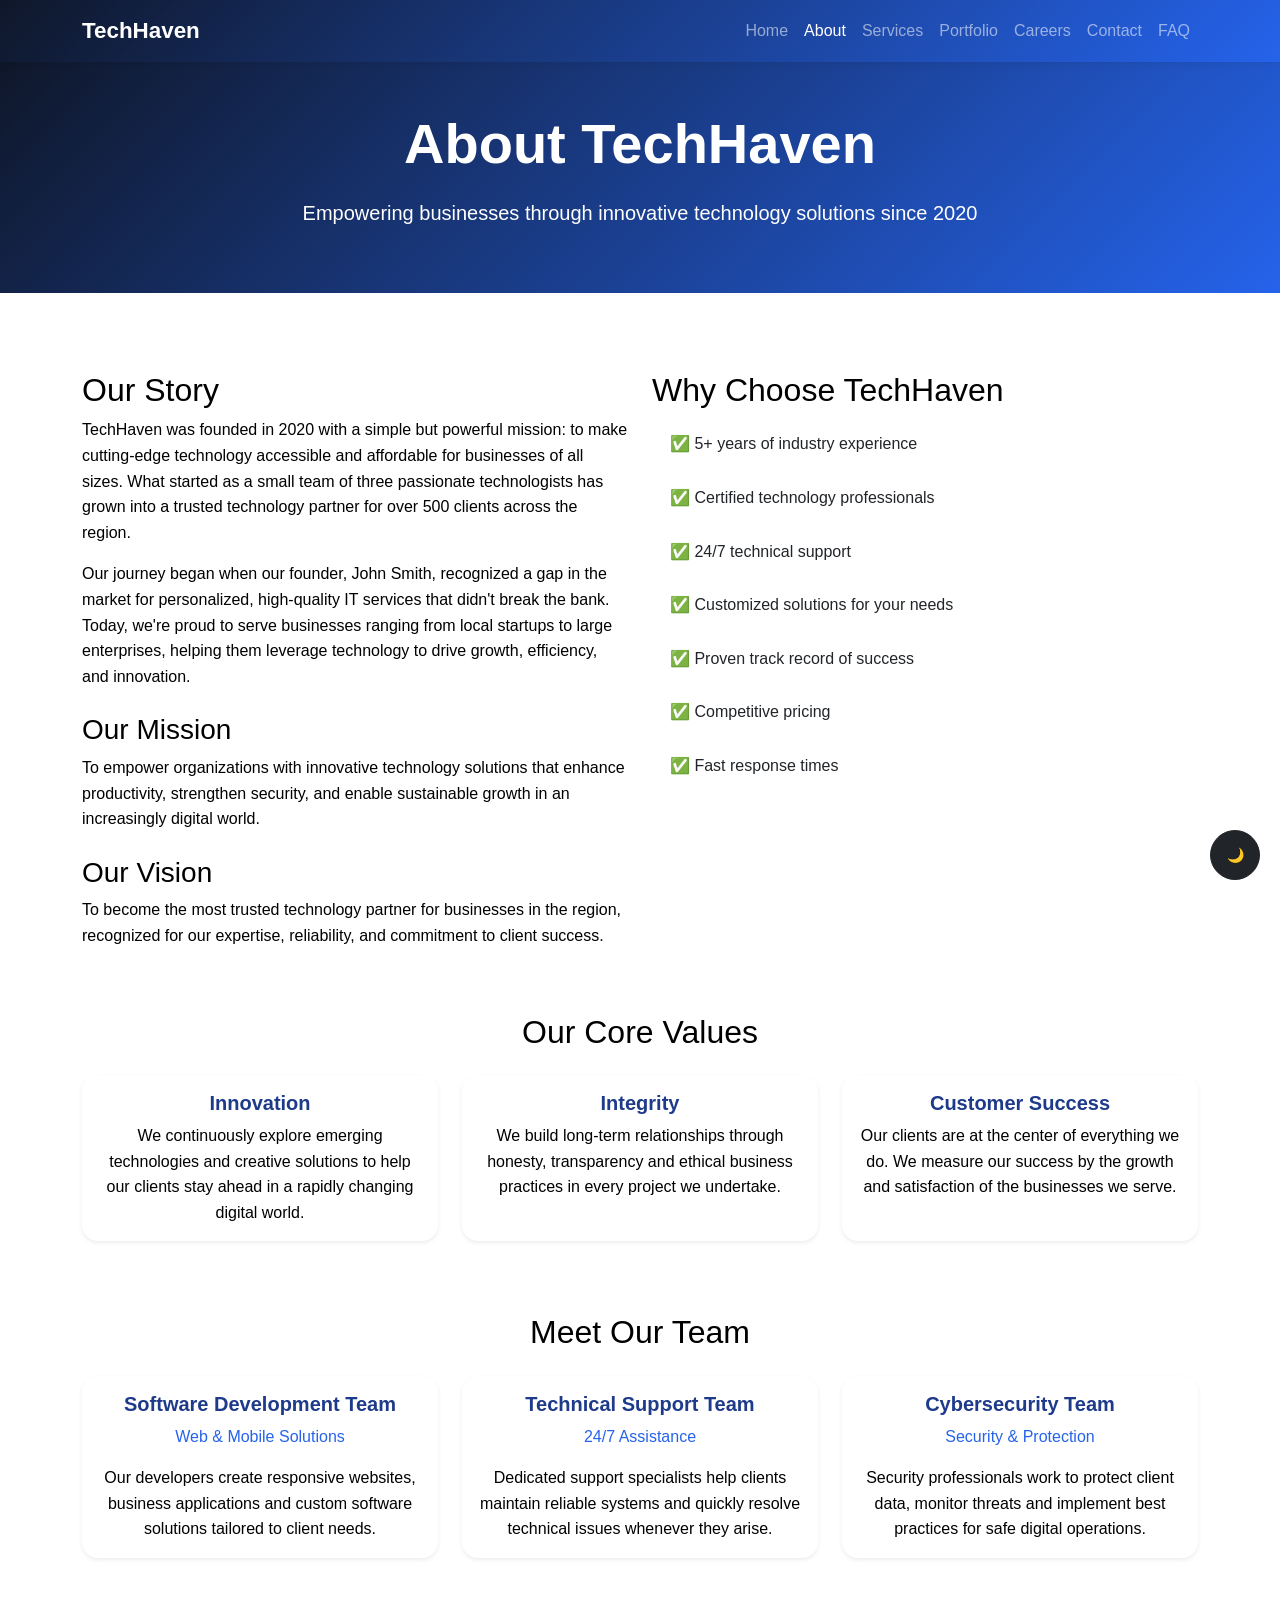
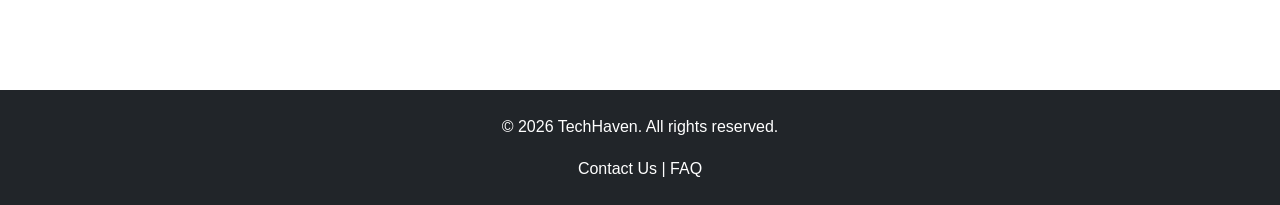
<file: about.html>
<!DOCTYPE html>
<html lang="en">

<head>
    <meta charset="UTF-8" />
    <meta name="viewport" content="width=device-width, initial-scale=1.0" />
    <title>TechHaven - About Us</title>
    <!-- Bootstrap 5 CSS -->
    <link href="https://cdn.jsdelivr.net/npm/bootstrap@5.3.0-alpha1/dist/css/bootstrap.min.css" rel="stylesheet" />
    <!-- Custom CSS -->
    <link rel="stylesheet" href="css/style.css" />
</head>

<body>
    <!-- Navigation -->
    <nav class="navbar navbar-expand-lg navbar-dark bg-primary">
        <div class="container">
            <a class="navbar-brand" href="index.html">TechHaven</a>
            <button class="navbar-toggler" type="button" data-bs-toggle="collapse" data-bs-target="#navbarNav">
                <span class="navbar-toggler-icon"></span>
            </button>
            <div class="collapse navbar-collapse" id="navbarNav">
                <ul class="navbar-nav ms-auto">
                    <li class="nav-item"><a class="nav-link" href="index.html">Home</a></li>
                    <li class="nav-item"><a class="nav-link active" href="about.html">About</a></li>
                    <li class="nav-item"><a class="nav-link" href="services.html">Services</a></li>
                    <li class="nav-item"><a class="nav-link" href="portfolio.html">Portfolio</a></li>
                    <li class="nav-item"><a class="nav-link" href="careers.html">Careers</a></li>
                    <li class="nav-item"><a class="nav-link" href="contact.html">Contact</a></li>
                    <li class="nav-item"><a class="nav-link" href="faq.html">FAQ</a></li>
                </ul>
            </div>
        </div>
    </nav>

    <!-- About Header -->
    <header class="hero bg-primary text-white text-center py-5">
        <div class="container">
            <h1 class="display-4">About TechHaven</h1>
            <p class="lead">Empowering businesses through innovative technology solutions since 2020</p>
        </div>
    </header>

    <!-- About Content -->
    <section class="py-5">
        <div class="container">
            <div class="row">
                <div class="col-lg-6">
                    <h2>Our Story</h2>
                    <p>TechHaven was founded in 2020 with a simple but powerful mission: to make cutting-edge technology
                        accessible and affordable for businesses of all sizes. What started as a small team of three
                        passionate technologists has grown into a trusted technology partner for over 500 clients across
                        the region.</p>
                    <p>Our journey began when our founder, John Smith, recognized a gap in the market for personalized,
                        high-quality IT services that didn't break the bank. Today, we're proud to serve businesses
                        ranging from local startups to large enterprises, helping them leverage technology to drive
                        growth, efficiency, and innovation.</p>

                    <h3 class="mt-4">Our Mission</h3>
                    <p>To empower organizations with innovative technology solutions that enhance productivity,
                        strengthen security, and enable sustainable growth in an increasingly digital world.</p>

                    <h3 class="mt-4">Our Vision</h3>
                    <p>To become the most trusted technology partner for businesses in the region, recognized for our
                        expertise, reliability, and commitment to client success.</p>
                </div>
                <div class="col-lg-6">
                    <h2>Why Choose TechHaven</h2>
                    <ul class="list-group">
                        <li class="list-group-item">✅ 5+ years of industry experience</li>
                        <li class="list-group-item">✅ Certified technology professionals</li>
                        <li class="list-group-item">✅ 24/7 technical support</li>
                        <li class="list-group-item">✅ Customized solutions for your needs</li>
                        <li class="list-group-item">✅ Proven track record of success</li>
                        <li class="list-group-item">✅ Competitive pricing</li>
                        <li class="list-group-item">✅ Fast response times</li>
                    </ul>
                </div>
            </div>

            <!-- Core Values Section -->
            <h2 class="text-center mt-5 mb-4">Our Core Values</h2>

            <div class="row">

                <div class="col-md-4 mb-4">
                    <div class="card shadow-sm h-100">
                        <div class="card-body text-center">
                            <h5 class="card-title">Innovation</h5>
                            <p class="card-text">
                                We continuously explore emerging technologies and creative
                                solutions to help our clients stay ahead in a rapidly
                                changing digital world.
                            </p>
                        </div>
                    </div>
                </div>

                <div class="col-md-4 mb-4">
                    <div class="card shadow-sm h-100">
                        <div class="card-body text-center">
                            <h5 class="card-title">Integrity</h5>
                            <p class="card-text">
                                We build long-term relationships through honesty,
                                transparency and ethical business practices in every
                                project we undertake.
                            </p>
                        </div>
                    </div>
                </div>

                <div class="col-md-4 mb-4">
                    <div class="card shadow-sm h-100">
                        <div class="card-body text-center">
                            <h5 class="card-title">Customer Success</h5>
                            <p class="card-text">
                                Our clients are at the center of everything we do.
                                We measure our success by the growth and satisfaction
                                of the businesses we serve.
                            </p>
                        </div>
                    </div>
                </div>

            </div>

            <!-- Team Section -->
            <h2 class="text-center mt-5 mb-4">Meet Our Team</h2>
            <div class="row">
                <div class="col-md-4 text-center mb-4">
                    <div class="card shadow-sm">
                        <div class="card-body">
                            <h5 class="card-title">Software Development Team</h5>
                            <p class="card-text text-primary">Web & Mobile Solutions</p>
                            <p class="card-text">Our developers create responsive websites, business applications and
                                custom software solutions tailored to client needs.</p>
                        </div>
                    </div>
                </div>
                <div class="col-md-4 text-center mb-4">
                    <div class="card shadow-sm">
                        <div class="card-body">
                            <h5 class="card-title">Technical Support Team</h5>
                            <p class="card-text text-primary">24/7 Assistance</p>
                            <p class="card-text">Dedicated support specialists help clients maintain reliable systems
                                and quickly resolve technical issues whenever they arise.</p>
                        </div>
                    </div>
                </div>
                <div class="col-md-4 text-center mb-4">
                    <div class="card shadow-sm">
                        <div class="card-body">
                            <h5 class="card-title">Cybersecurity Team</h5>
                            <p class="card-text text-primary">Security & Protection</p>
                            <p class="card-text"> Security professionals work to protect client data, monitor threats
                                and implement best practices for safe digital operations.</p>
                        </div>
                    </div>
                </div>
            </div>
        </div>
    </section>

    <!-- Footer -->
    <footer class="bg-dark text-white py-4">
        <div class="container text-center">
            <p>&copy; 2026 TechHaven. All rights reserved.</p>
            <a href="contact.html" class="text-white">Contact Us</a> |
            <a href="faq.html" class="text-white">FAQ</a>
        </div>
    </footer>

    <!-- Bootstrap 5 JavaScript -->
    <script src="https://cdn.jsdelivr.net/npm/bootstrap@5.3.0-alpha1/dist/js/bootstrap.bundle.min.js"></script>
    <script src="js/script.js"></script>
</body>

</html>
</file>
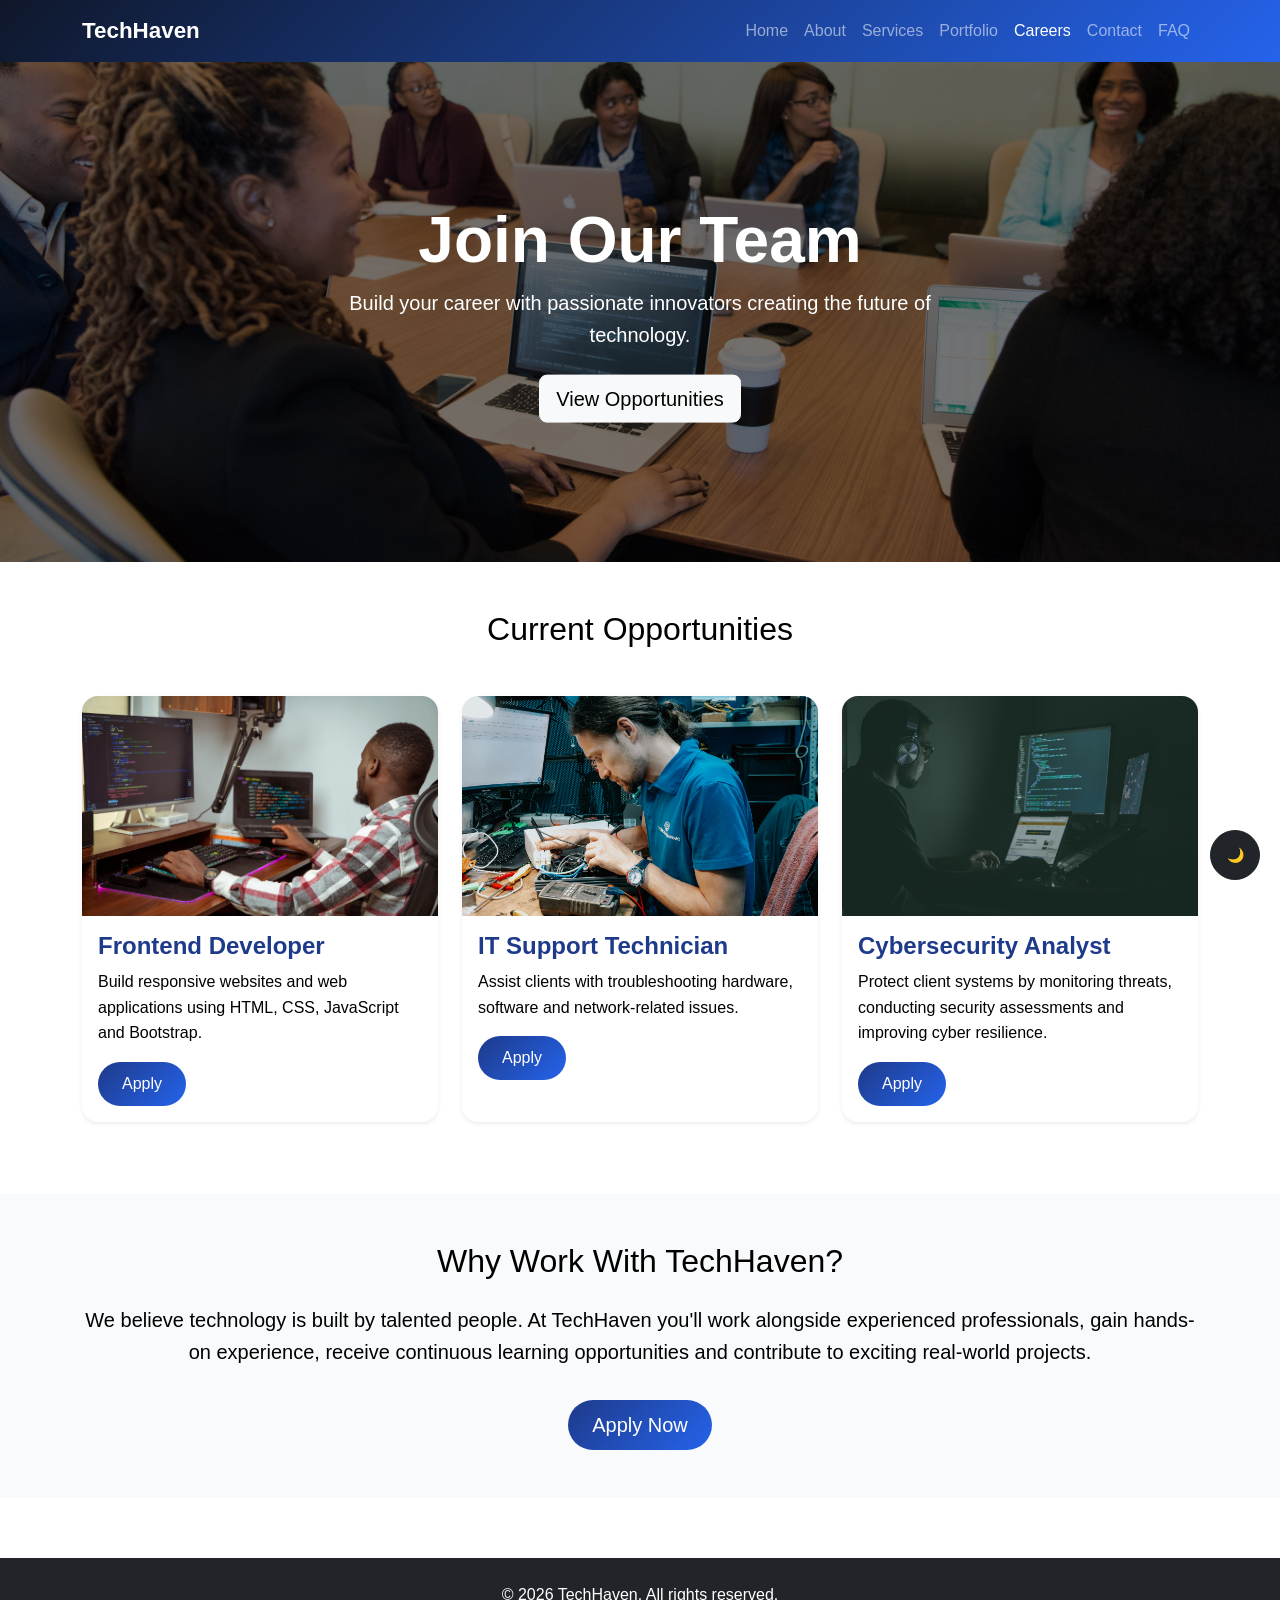
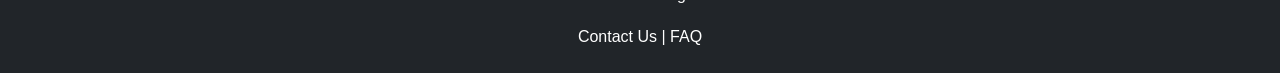
<file: careers.html>
<!DOCTYPE html>
<html lang="en">

<head>
    <meta charset="UTF-8">
    <meta name="viewport" content="width=device-width, initial-scale=1.0">
    <title>TechHaven - Careers</title>

    <!-- Bootstrap CSS -->
    <link href="https://cdn.jsdelivr.net/npm/bootstrap@5.3.0-alpha1/dist/css/bootstrap.min.css" rel="stylesheet">

    <!-- Custom CSS -->
    <link rel="stylesheet" href="css/style.css">
</head>

<body>

    <!-- Navigation -->
    <nav class="navbar navbar-expand-lg navbar-dark bg-primary">
        <div class="container">

            <a class="navbar-brand" href="index.html">TechHaven</a>

            <button class="navbar-toggler" type="button" data-bs-toggle="collapse" data-bs-target="#navbarNav">
                <span class="navbar-toggler-icon"></span>
            </button>

            <div class="collapse navbar-collapse" id="navbarNav">

                <ul class="navbar-nav ms-auto">

                    <li class="nav-item">
                        <a class="nav-link" href="index.html">Home</a>
                    </li>

                    <li class="nav-item">
                        <a class="nav-link" href="about.html">About</a>
                    </li>

                    <li class="nav-item">
                        <a class="nav-link" href="services.html">Services</a>
                    </li>

                    <li class="nav-item">
                        <a class="nav-link" href="portfolio.html">Portfolio</a>
                    </li>

                    <li class="nav-item">
                        <a class="nav-link active" href="careers.html">Careers</a>
                    </li>

                    <li class="nav-item">
                        <a class="nav-link" href="contact.html">Contact</a>
                    </li>

                    <li class="nav-item">
                        <a class="nav-link" href="faq.html">FAQ</a>
                    </li>

                </ul>

            </div>

        </div>
    </nav>

    <!-- Hero Banner -->

    <header class="position-relative">

        <img src="assets/images/careers-banner.jpg" alt="Careers Banner" class="w-100"
            style="height:500px; object-fit:cover; filter:brightness(45%);">

        <div class="position-absolute top-50 start-50 translate-middle text-center text-white">

            <h1 class="display-3 fw-bold">
                Join Our Team
            </h1>

            <p class="lead mb-4">
                Build your career with passionate innovators creating the future of technology.
            </p>

            <a href="#jobs" class="btn btn-light btn-lg">
                View Opportunities
            </a>

        </div>

    </header>

    <!-- Job Opportunities -->

    <section class="py-5" id="jobs">

        <div class="container">

            <h2 class="text-center mb-5">
                Current Opportunities
            </h2>

            <div class="row">

                <!-- Developer -->

                <div class="col-md-4 mb-4">

                    <div class="card shadow-sm h-100">

                        <img src="assets/images/software-developer.jpg" class="card-img-top" alt="Software Developer">

                        <div class="card-body">

                            <h4 class="card-title">
                                Frontend Developer
                            </h4>

                            <p class="card-text">
                                Build responsive websites and web applications
                                using HTML, CSS, JavaScript and Bootstrap.
                            </p>

                            <a href="contact.html" class="btn btn-primary">
                                Apply
                            </a>

                        </div>

                    </div>

                </div>

                <!-- IT Support -->

                <div class="col-md-4 mb-4">

                    <div class="card shadow-sm h-100">

                        <img src="assets/images/it-support-career.jpg" class="card-img-top" alt="IT Support">

                        <div class="card-body">

                            <h4 class="card-title">
                                IT Support Technician
                            </h4>

                            <p class="card-text">
                                Assist clients with troubleshooting hardware,
                                software and network-related issues.
                            </p>

                            <a href="contact.html" class="btn btn-primary">
                                Apply
                            </a>

                        </div>

                    </div>

                </div>

                <!-- Cybersecurity -->

                <div class="col-md-4 mb-4">

                    <div class="card shadow-sm h-100">

                        <img src="assets/images/cybersecurity-career.jpg" class="card-img-top" alt="Cybersecurity">

                        <div class="card-body">

                            <h4 class="card-title">
                                Cybersecurity Analyst
                            </h4>

                            <p class="card-text">
                                Protect client systems by monitoring threats,
                                conducting security assessments and improving
                                cyber resilience.
                            </p>

                            <a href="contact.html" class="btn btn-primary">
                                Apply
                            </a>

                        </div>

                    </div>

                </div>

            </div>

        </div>

    </section>

    <!-- Why Work With Us -->

    <section class="bg-light py-5">

        <div class="container text-center">

            <h2 class="mb-4">
                Why Work With TechHaven?
            </h2>

            <p class="lead">

                We believe technology is built by talented people.
                At TechHaven you'll work alongside experienced professionals,
                gain hands-on experience, receive continuous learning
                opportunities and contribute to exciting real-world projects.

            </p>

            <a href="contact.html" class="btn btn-primary btn-lg mt-3">
                Apply Now
            </a>

        </div>

    </section>

    <!-- Footer -->

    <footer class="bg-dark text-white py-4">

        <div class="container text-center">

            <p>&copy; 2026 TechHaven. All rights reserved.</p>

            <a href="contact.html" class="text-white">
                Contact Us
            </a>

            |

            <a href="faq.html" class="text-white">
                FAQ
            </a>

        </div>

    </footer>

    <!-- Bootstrap JS -->

    <script src="https://cdn.jsdelivr.net/npm/bootstrap@5.3.0-alpha1/dist/js/bootstrap.bundle.min.js"></script>

    <script src="js/script.js"></script>

</body>

</html>
</file>
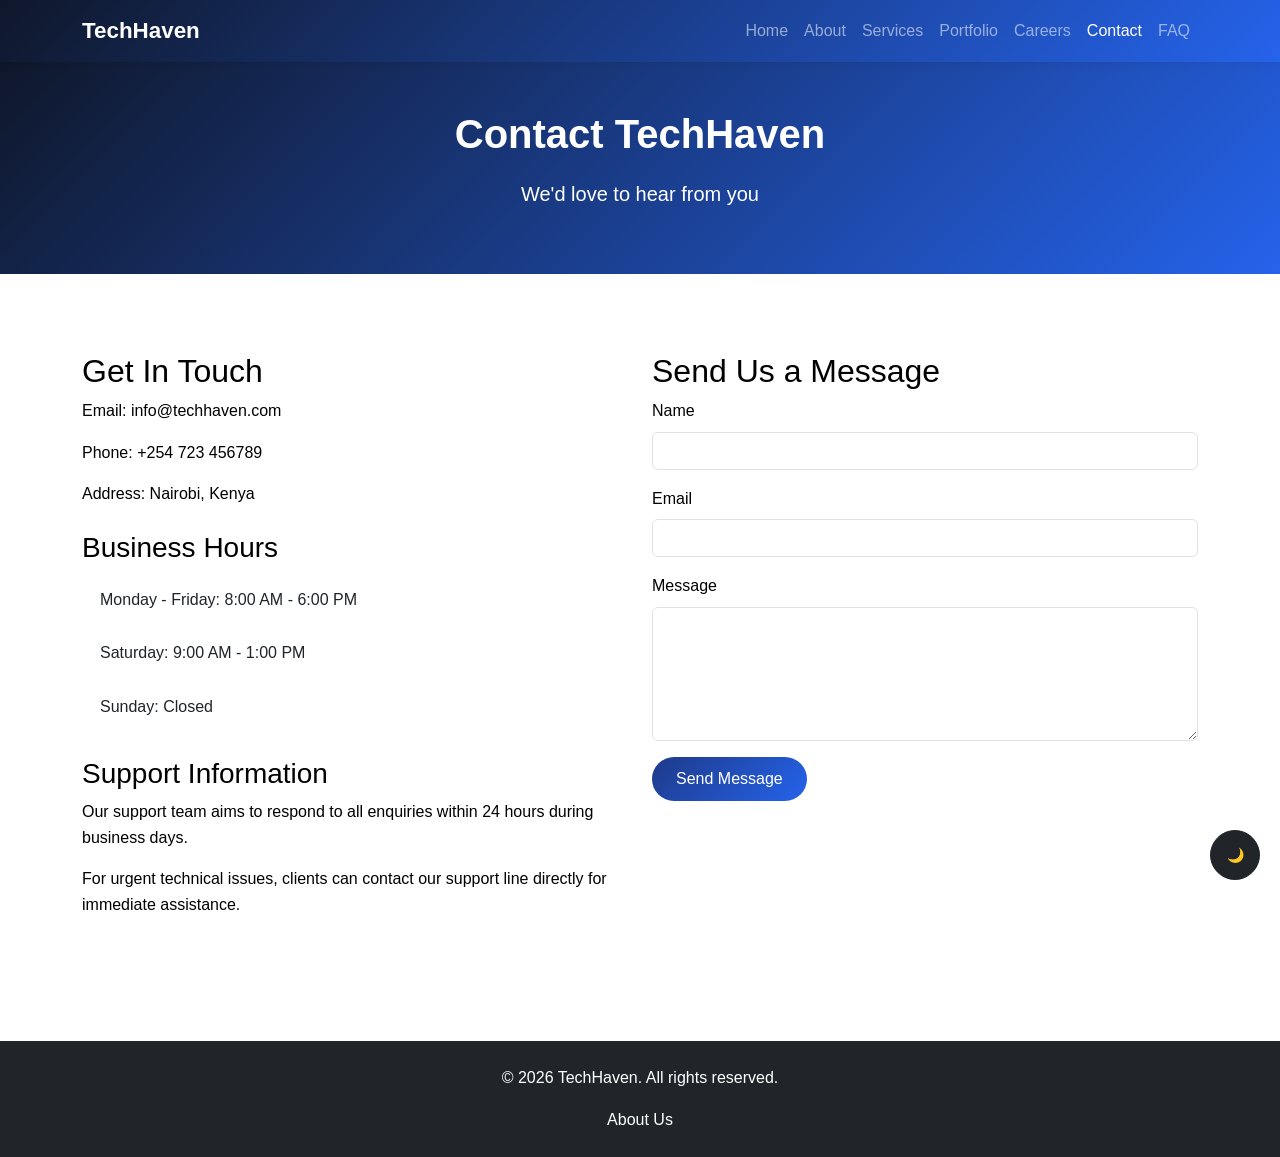
<file: contact.html>
<!DOCTYPE html>
<html lang="en">

<head>
    <meta charset="UTF-8">
    <meta name="viewport" content="width=device-width, initial-scale=1.0">
    <title>TechHaven - Contact</title>

    <!-- Bootstrap CSS -->
    <link href="https://cdn.jsdelivr.net/npm/bootstrap@5.3.0-alpha1/dist/css/bootstrap.min.css" rel="stylesheet">

    <!-- Custom CSS -->
    <link rel="stylesheet" href="css/style.css">
</head>

<body>

    <!-- Navigation -->
    <nav class="navbar navbar-expand-lg navbar-dark bg-primary">
        <div class="container">
            <a class="navbar-brand" href="index.html">TechHaven</a>

            <button class="navbar-toggler" type="button" data-bs-toggle="collapse" data-bs-target="#navbarNav">
                <span class="navbar-toggler-icon"></span>
            </button>

            <div class="collapse navbar-collapse" id="navbarNav">
                <ul class="navbar-nav ms-auto">

                    <li class="nav-item">
                        <a class="nav-link" href="index.html">Home</a>
                    </li>

                    <li class="nav-item">
                        <a class="nav-link" href="about.html">About</a>
                    </li>

                    <li class="nav-item">
                        <a class="nav-link" href="services.html">Services</a>
                    </li>

                    <li class="nav-item">
                        <a class="nav-link" href="portfolio.html">Portfolio</a>
                    </li>

                    <li class="nav-item">
                        <a class="nav-link" href="careers.html">Careers</a>
                    </li>

                    <li class="nav-item">
                        <a class="nav-link active" href="contact.html">Contact</a>
                    </li>

                    <li class="nav-item">
                        <a class="nav-link" href="faq.html">FAQ</a>
                    </li>

                </ul>
            </div>
        </div>
    </nav>

    <!-- Header -->
    <header class="hero bg-primary text-white text-center py-5">
        <div class="container">
            <h1>Contact TechHaven</h1>
            <p class="lead">We'd love to hear from you</p>
        </div>
    </header>

    <!-- Contact Section -->
    <section class="py-5">
        <div class="container">

            <div class="row">

                <div class="col-md-6">
                    <h2>Get In Touch</h2>

                    <p>Email: info@techhaven.com</p>

                    <p>Phone: +254 723 456789</p>

                    <p>Address: Nairobi, Kenya</p>

                    <h3 class="mt-4">Business Hours</h3>

                    <ul class="list-group mb-4">
                        <li class="list-group-item">Monday - Friday: 8:00 AM - 6:00 PM</li>
                        <li class="list-group-item">Saturday: 9:00 AM - 1:00 PM</li>
                        <li class="list-group-item">Sunday: Closed</li>
                    </ul>

                    <h3>Support Information</h3>

                    <p>
                        Our support team aims to respond to all enquiries within
                        24 hours during business days.
                    </p>

                    <p>
                        For urgent technical issues, clients can contact our
                        support line directly for immediate assistance.
                    </p>
                </div>

                <div class="col-md-6">

                    <h2>Send Us a Message</h2>

                    <form id="contactForm">

                        <div class="mb-3">
                            <label class="form-label">Name</label>
                            <input type="text" class="form-control" id="name">
                        </div>

                        <div class="mb-3">
                            <label class="form-label">Email</label>
                            <input type="email" class="form-control" id="email">
                        </div>

                        <div class="mb-3">
                            <label class="form-label">Message</label>
                            <textarea class="form-control" rows="5" id="message"></textarea>
                        </div>

                        <div id="formMessage" class="mb-3"></div>

                        <button type="submit" class="btn btn-primary">
                            Send Message
                        </button>

                    </form>

                </div>

            </div>

        </div>
    </section>

    <!-- Footer -->
    <footer class="bg-dark text-white py-4">
        <div class="container text-center">
            <p>&copy; 2026 TechHaven. All rights reserved.</p>
            <a href="about.html" class="text-white">About Us</a>
        </div>
    </footer>

    <!-- Bootstrap JS -->
    <script src="https://cdn.jsdelivr.net/npm/bootstrap@5.3.0-alpha1/dist/js/bootstrap.bundle.min.js"></script>
    <!-- Custom JavaScript -->
    <script src="js/script.js"></script>

    <!-- Form Validation -->
    <script>
        document.getElementById("contactForm").addEventListener("submit", function (event) {

            event.preventDefault();

            let name = document.getElementById("name").value.trim();
            let email = document.getElementById("email").value.trim();
            let message = document.getElementById("message").value.trim();

            let formMessage = document.getElementById("formMessage");

            if (name === "" || email === "" || message === "") {
                formMessage.innerHTML =
                    "<div class='alert alert-danger'>Please fill in all fields.</div>";
                return;
            }

            formMessage.innerHTML =
                "<div class='alert alert-success'>Message sent successfully!</div>";

            document.getElementById("contactForm").reset();
        });
    </script>

</body>

</html>
</file>
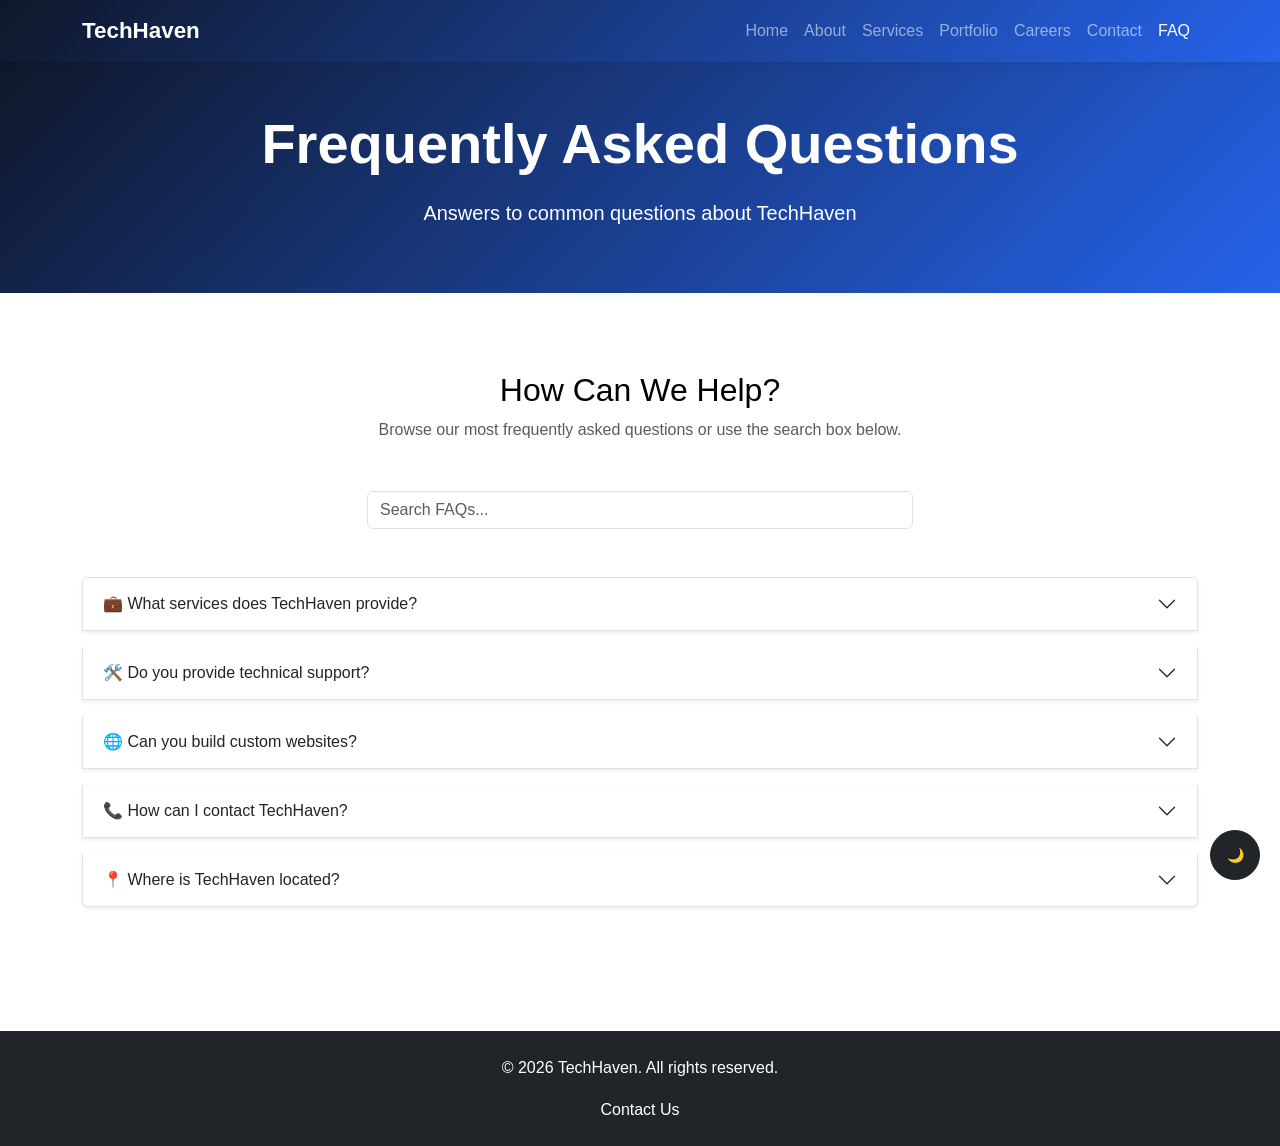
<file: faq.html>
<!DOCTYPE html>
<html lang="en">

<head>
    <meta charset="UTF-8" />
    <meta name="viewport" content="width=device-width, initial-scale=1.0" />
    <title>TechHaven - FAQ</title>

    <!-- Bootstrap 5 CSS -->
    <link href="https://cdn.jsdelivr.net/npm/bootstrap@5.3.0-alpha1/dist/css/bootstrap.min.css" rel="stylesheet" />

    <!-- Custom CSS -->
    <link rel="stylesheet" href="css/style.css" />
</head>

<body>

    <!-- Navigation -->
    <nav class="navbar navbar-expand-lg navbar-dark bg-primary">
        <div class="container">
            <a class="navbar-brand" href="index.html">TechHaven</a>

            <button class="navbar-toggler" type="button" data-bs-toggle="collapse" data-bs-target="#navbarNav">
                <span class="navbar-toggler-icon"></span>
            </button>

            <div class="collapse navbar-collapse" id="navbarNav">
                <ul class="navbar-nav ms-auto">
                    <li class="nav-item">
                        <a class="nav-link" href="index.html">Home</a>
                    </li>

                    <li class="nav-item">
                        <a class="nav-link" href="about.html">About</a>
                    </li>

                    <li class="nav-item">
                        <a class="nav-link" href="services.html">Services</a>
                    </li>

                    <li class="nav-item">
                        <a class="nav-link" href="portfolio.html">Portfolio</a>
                    </li>

                    <li class="nav-item">
                        <a class="nav-link" href="careers.html">Careers</a>
                    </li>

                    <li class="nav-item">
                        <a class="nav-link" href="contact.html">Contact</a>
                    </li>

                    <li class="nav-item">
                        <a class="nav-link active" href="faq.html">FAQ</a>
                    </li>
                </ul>
            </div>
        </div>
    </nav>

    <!-- Header -->
    <header class="hero bg-primary text-white text-center py-5">
        <div class="container">
            <h1 class="display-4">Frequently Asked Questions</h1>
            <p class="lead">Answers to common questions about TechHaven</p>
        </div>
    </header>

    <!-- FAQ Content -->
    <section class="py-5">
        <div class="container">

            <h2 class="text-center mb-2">How Can We Help?</h2>
            <p class="text-center text-muted mb-5">
                Browse our most frequently asked questions or use the search box below.
            </p>

            <div class="row justify-content-center mb-5">
                <div class="col-md-6">
                    <input type="text" id="faqSearch" class="form-control" placeholder="Search FAQs...">
                </div>
            </div>

            <div class="accordion" id="faqAccordion">
                <div class="accordion-item mb-3 shadow-sm">
                    <h2 class="accordion-header">
                        <button class="accordion-button collapsed" type="button" data-bs-toggle="collapse" data-bs-target="#faq1">
                            💼 What services does TechHaven provide?
                        </button>
                    </h2>

                    <div id="faq1" class="accordion-collapse collapse" data-bs-parent="#faqAccordion">
                        <div class="accordion-body">
                            We offer website development, IT support,
                            cybersecurity solutions and cloud services.
                        </div>
                    </div>
                </div>

                <div class="accordion-item mb-3 shadow-sm">
                    <h2 class="accordion-header">
                        <button class="accordion-button collapsed" type="button" data-bs-toggle="collapse"
                            data-bs-target="#faq2">
                            🛠️ Do you provide technical support?
                        </button>
                    </h2>

                    <div id="faq2" class="accordion-collapse collapse" data-bs-parent="#faqAccordion">
                        <div class="accordion-body">
                            Yes. Our support team assists clients with
                            troubleshooting and system maintenance.
                        </div>
                    </div>
                </div>

                <div class="accordion-item mb-3 shadow-sm">
                    <h2 class="accordion-header">
                        <button class="accordion-button collapsed" type="button" data-bs-toggle="collapse"
                            data-bs-target="#faq3">
                            🌐 Can you build custom websites?
                        </button>
                    </h2>

                    <div id="faq3" class="accordion-collapse collapse" data-bs-parent="#faqAccordion">
                        <div class="accordion-body">
                            Yes. We create responsive and customized
                            websites for businesses of different sizes.
                        </div>
                    </div>
                </div>

                <div class="accordion-item mb-3 shadow-sm">
                    <h2 class="accordion-header">
                        <button class="accordion-button collapsed" type="button" data-bs-toggle="collapse"
                            data-bs-target="#faq4">
                            📞 How can I contact TechHaven?
                        </button>
                    </h2>

                    <div id="faq4" class="accordion-collapse collapse" data-bs-parent="#faqAccordion">
                        <div class="accordion-body">
                            You can visit our Contact page and send us a
                            message using the contact form.
                        </div>
                    </div>
                </div>

                <div class="accordion-item mb-3 shadow-sm">
                    <h2 class="accordion-header">
                        <button class="accordion-button collapsed" type="button" data-bs-toggle="collapse"
                            data-bs-target="#faq5">
                            📍 Where is TechHaven located?
                        </button>
                    </h2>

                    <div id="faq5" class="accordion-collapse collapse" data-bs-parent="#faqAccordion">
                        <div class="accordion-body">
                            Our offices are located in Nairobi, Kenya.
                        </div>
                    </div>
                </div>

            </div>

        </div>
    </section>

    <!-- Footer -->
    <footer class="bg-dark text-white py-4">
        <div class="container text-center">
            <p>&copy; 2026 TechHaven. All rights reserved.</p>
            <a href="contact.html" class="text-white">Contact Us</a>
        </div>
    </footer>

    <!-- Bootstrap JS -->
    <script src="https://cdn.jsdelivr.net/npm/bootstrap@5.3.0-alpha1/dist/js/bootstrap.bundle.min.js"></script>

    <!-- Custom JS -->
    <script src="js/script.js"></script>

</body>

</html>
</file>
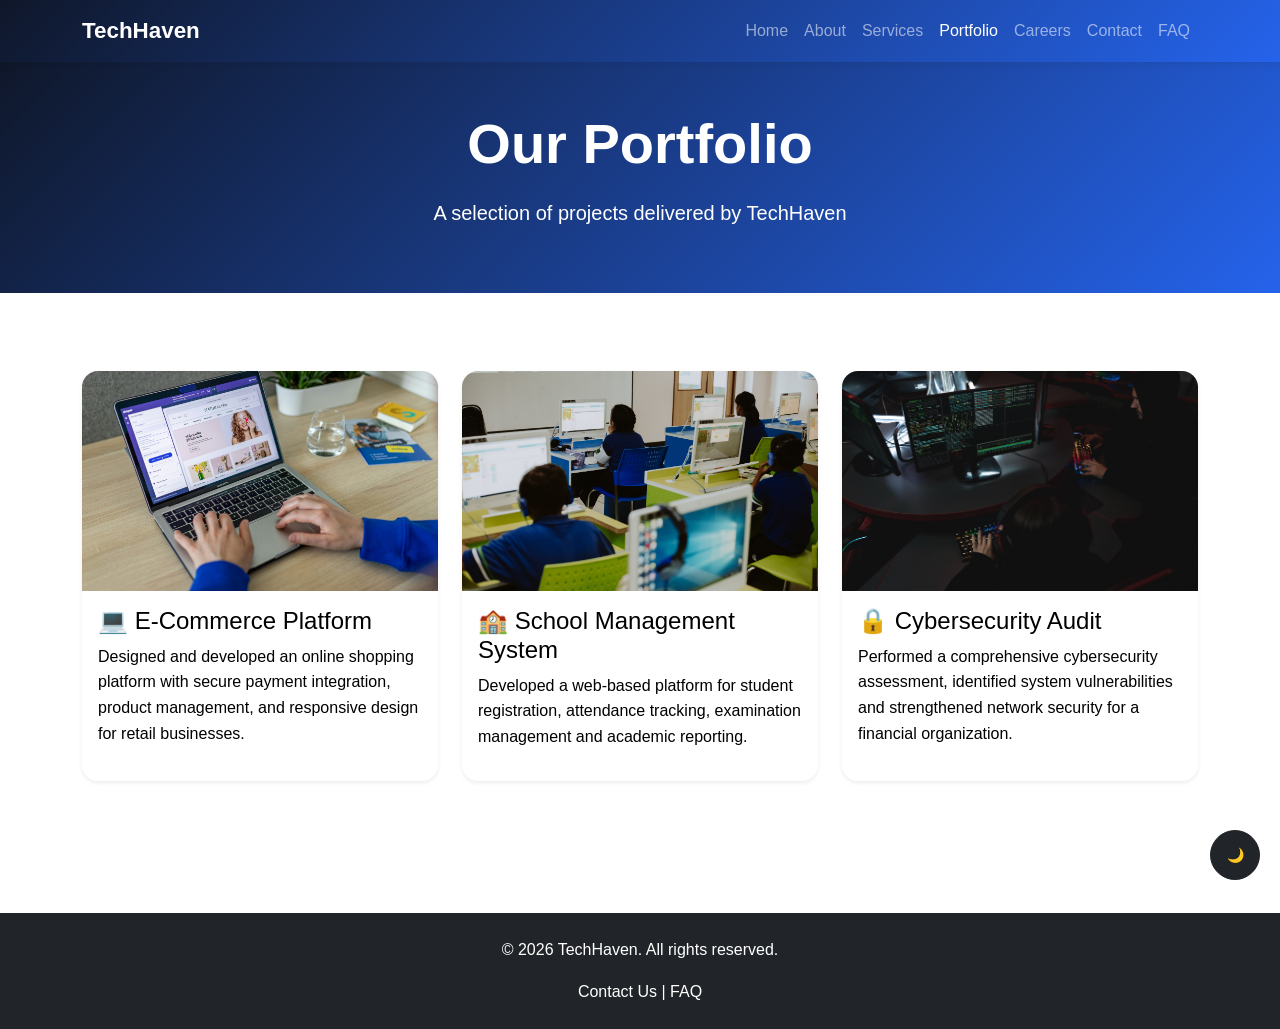
<file: portfolio.html>
<!DOCTYPE html>
<html lang="en">

<head>
    <meta charset="UTF-8" />
    <meta name="viewport" content="width=device-width, initial-scale=1.0" />
    <title>TechHaven - Portfolio</title>

    <!-- Bootstrap CSS -->
    <link href="https://cdn.jsdelivr.net/npm/bootstrap@5.3.0-alpha1/dist/css/bootstrap.min.css" rel="stylesheet" />

    <!-- Custom CSS -->
    <link rel="stylesheet" href="css/style.css" />
</head>

<body>

    <!-- Navigation -->
    <nav class="navbar navbar-expand-lg navbar-dark bg-primary">
        <div class="container">
            <a class="navbar-brand" href="index.html">TechHaven</a>

            <button class="navbar-toggler" type="button" data-bs-toggle="collapse" data-bs-target="#navbarNav">
                <span class="navbar-toggler-icon"></span>
            </button>

            <div class="collapse navbar-collapse" id="navbarNav">
                <ul class="navbar-nav ms-auto">

                    <li class="nav-item"><a class="nav-link" href="index.html">Home</a></li>

                    <li class="nav-item"><a class="nav-link" href="about.html">About</a></li>

                    <li class="nav-item"><a class="nav-link" href="services.html">Services</a></li>

                    <li class="nav-item"><a class="nav-link active" href="portfolio.html">Portfolio</a></li>

                    <li class="nav-item"><a class="nav-link" href="careers.html">Careers</a></li>

                    <li class="nav-item"><a class="nav-link" href="contact.html">Contact</a></li>

                    <li class="nav-item"><a class="nav-link" href="faq.html">FAQ</a></li>

                </ul>
            </div>
        </div>
    </nav>

    <!-- Header -->
    <header class="hero bg-primary text-white text-center py-5">
        <div class="container">
            <h1 class="display-4">Our Portfolio</h1>
            <p class="lead">A selection of projects delivered by TechHaven</p>
        </div>
    </header>

    <!-- Portfolio Section -->
    <section class="py-5">
        <div class="container">

            <div class="row">

                <!-- Project 1 -->
                <div class="col-md-4 mb-4">
                    <div class="card h-100 shadow-sm">

                        <img src="assets/images/ecommerce.jpg" class="card-img-top" alt="E-Commerce Platform">

                        <div class="card-body">
                            <h4>💻 E-Commerce Platform</h4>

                            <p>
                                Designed and developed an online shopping platform
                                with secure payment integration, product management,
                                and responsive design for retail businesses.
                            </p>

                        </div>
                    </div>
                </div>

                <!-- Project 2 -->
                <div class="col-md-4 mb-4">
                    <div class="card h-100 shadow-sm">

                        <img src="assets/images/school-system.jpg" class="card-img-top" alt="School Management System">

                        <div class="card-body">
                            <h4>🏫 School Management System</h4>

                            <p>
                                Developed a web-based platform for student registration,
                                attendance tracking, examination management and
                                academic reporting.
                            </p>

                        </div>
                    </div>
                </div>

                <!-- Project 3 -->
                <div class="col-md-4 mb-4">
                    <div class="card h-100 shadow-sm">

                        <img src="assets/images/cybersecurity-project.jpg" class="card-img-top"
                            alt="Cybersecurity Audit">

                        <div class="card-body">
                            <h4>🔒 Cybersecurity Audit</h4>

                            <p>
                                Performed a comprehensive cybersecurity assessment,
                                identified system vulnerabilities and strengthened
                                network security for a financial organization.
                            </p>

                        </div>
                    </div>
                </div>

            </div>

        </div>
    </section>

    <!-- Footer -->
    <footer class="bg-dark text-white py-4">
        <div class="container text-center">
            <p>&copy; 2026 TechHaven. All rights reserved.</p>
            <a href="contact.html" class="text-white">Contact Us</a> |
            <a href="faq.html" class="text-white">FAQ</a>
        </div>
    </footer>

    <!-- Bootstrap JS -->
    <script src="https://cdn.jsdelivr.net/npm/bootstrap@5.3.0-alpha1/dist/js/bootstrap.bundle.min.js"></script>
    <!-- Custom JavaScript -->
    <script src="js/script.js"></script>

</body>

</html>
</file>
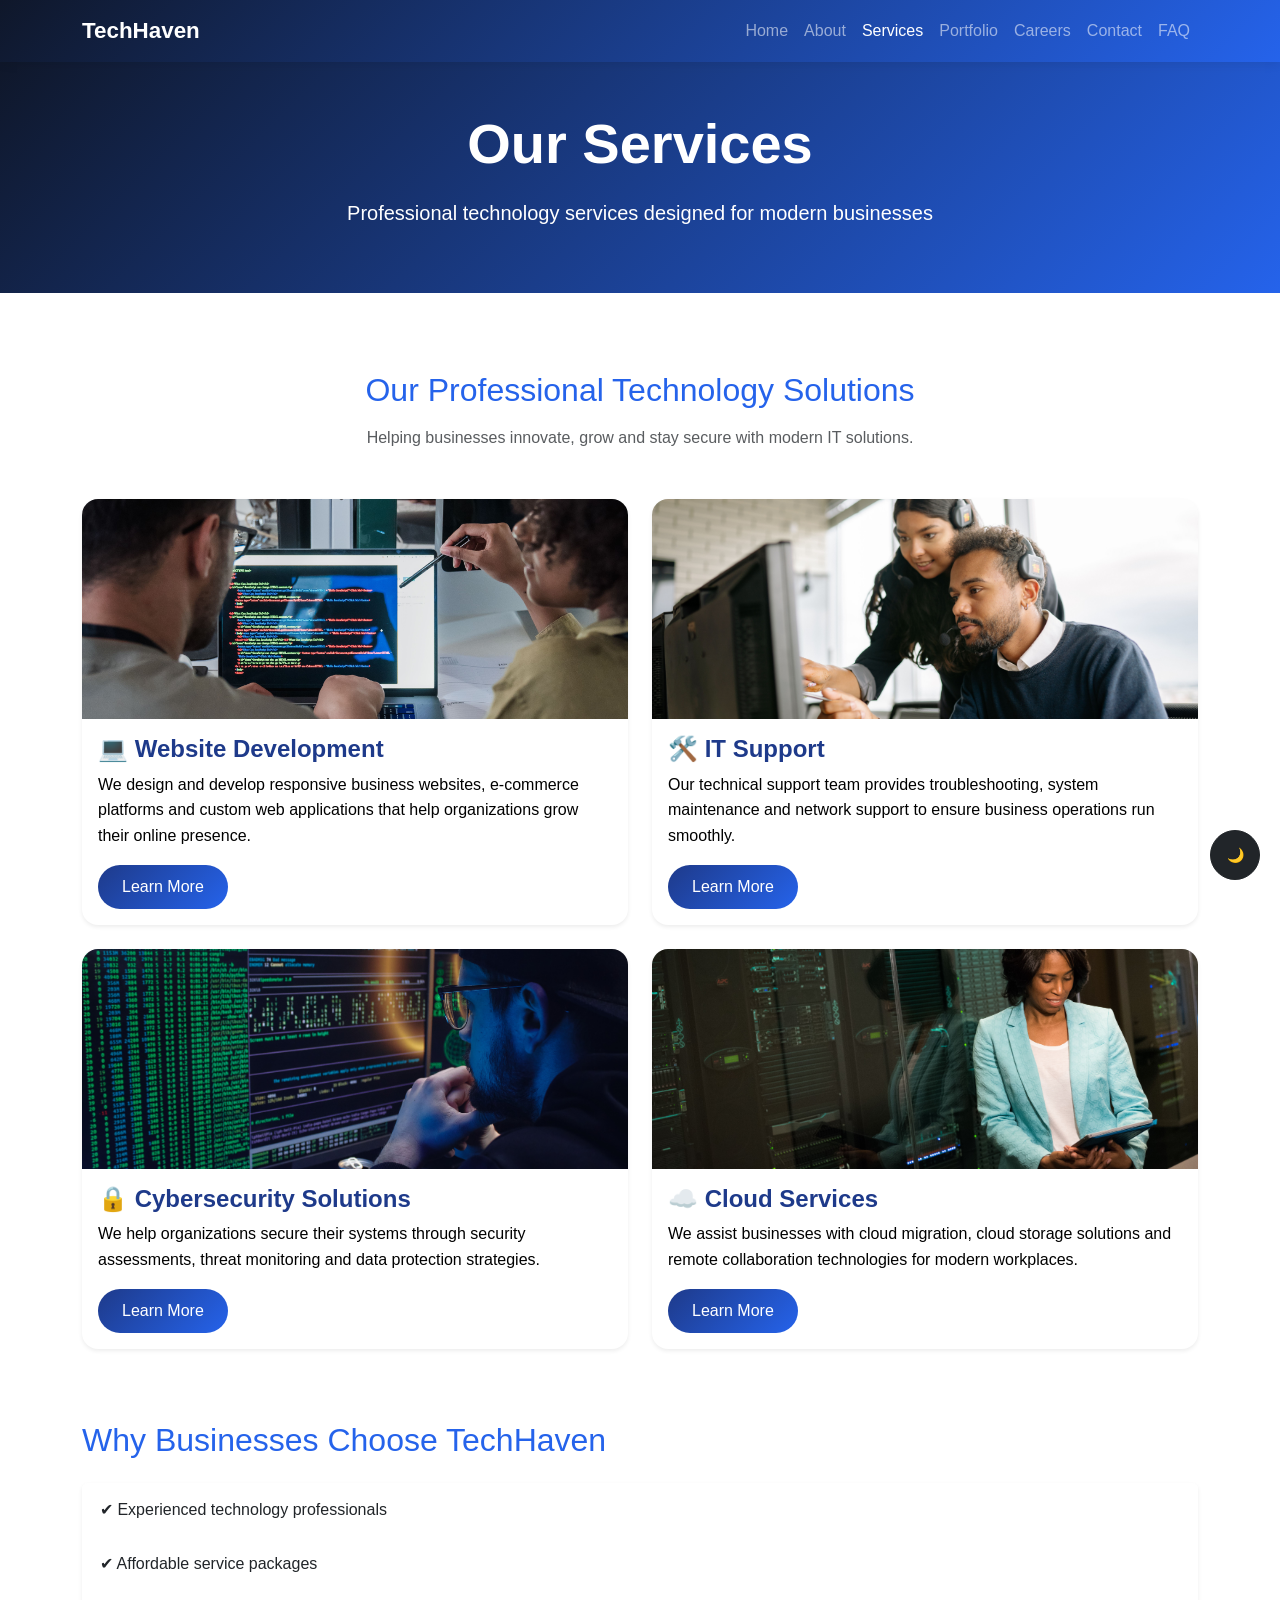
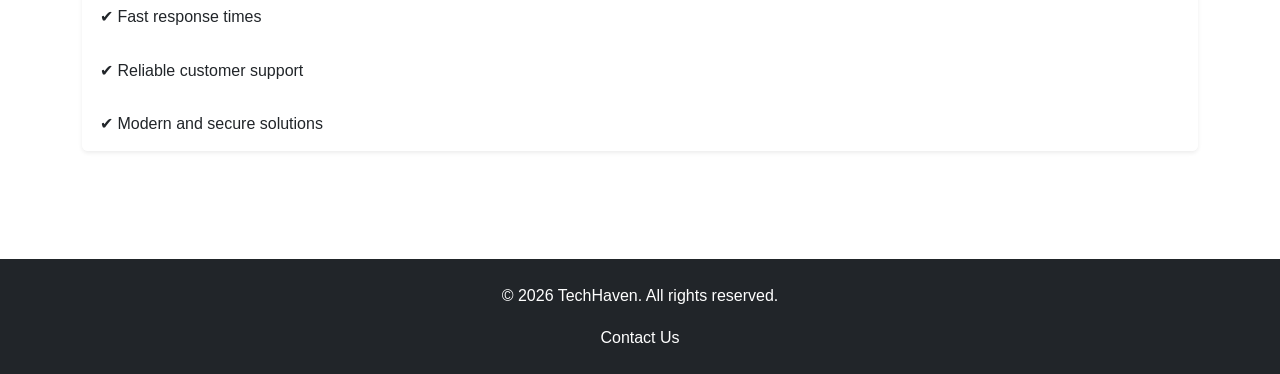
<file: services.html>
<!DOCTYPE html>
<html lang="en">

<head>
    <meta charset="UTF-8" />
    <meta name="viewport" content="width=device-width, initial-scale=1.0" />
    <title>TechHaven - Services</title>

    <!-- Bootstrap 5 CSS -->
    <link href="https://cdn.jsdelivr.net/npm/bootstrap@5.3.0-alpha1/dist/css/bootstrap.min.css" rel="stylesheet" />

    <!-- Custom CSS -->
    <link rel="stylesheet" href="css/style.css" />
</head>

<body>

    <!-- Navigation -->
    <nav class="navbar navbar-expand-lg navbar-dark bg-primary">
        <div class="container">
            <a class="navbar-brand" href="index.html">TechHaven</a>

            <button class="navbar-toggler" type="button"
                data-bs-toggle="collapse"
                data-bs-target="#navbarNav">
                <span class="navbar-toggler-icon"></span>
            </button>

            <div class="collapse navbar-collapse" id="navbarNav">
                <ul class="navbar-nav ms-auto">

                    <li class="nav-item">
                        <a class="nav-link" href="index.html">Home</a>
                    </li>

                    <li class="nav-item">
                        <a class="nav-link" href="about.html">About</a>
                    </li>

                    <li class="nav-item">
                        <a class="nav-link active" href="services.html">Services</a>
                    </li>

                    <li class="nav-item">
                        <a class="nav-link" href="portfolio.html">Portfolio</a>
                    </li>

                    <li class="nav-item">
                        <a class="nav-link" href="careers.html">Careers</a>
                    </li>

                    <li class="nav-item">
                        <a class="nav-link" href="contact.html">Contact</a>
                    </li>

                    <li class="nav-item">
                        <a class="nav-link" href="faq.html">FAQ</a>
                    </li>

                </ul>
            </div>
        </div>
    </nav>

    <!-- Header -->
    <header class="hero bg-primary text-white text-center py-5">
        <div class="container">
            <h1 class="display-4">Our Services</h1>
            <p class="lead">
                Professional technology services designed for modern businesses
            </p>
        </div>
    </header>

    <!-- Services Section -->
    <section class="py-5">
        <div class="container">

            <h2 class="text-center text-primary mb-3">
                Our Professional Technology Solutions
            </h2>

            <p class="text-center text-muted mb-5">
                Helping businesses innovate, grow and stay secure with modern IT solutions.
            </p>

            <div class="row">

                <!-- Website Development -->
                <div class="col-md-6 mb-4">
                    <div class="card h-100 shadow-sm">
                        <img src="assets/images/web-development.jpg" class="card-img-top" alt="Website Development">

                        <div class="card-body">
                            <h4 class="card-title">💻 Website Development</h4>

                            <p class="card-text">
                                We design and develop responsive business websites,
                                e-commerce platforms and custom web applications
                                that help organizations grow their online presence.
                            </p>

                            <a href="contact.html" class="btn btn-primary">
                                Learn More
                            </a>
                        </div>
                    </div>
                </div>

                <!-- IT Support -->
                <div class="col-md-6 mb-4">
                    <div class="card h-100 shadow-sm">
                        <img src="assets/images/it-support.jpg" class="card-img-top" alt="IT Support">

                        <div class="card-body">
                            <h4 class="card-title">🛠️ IT Support</h4>

                            <p class="card-text">
                                Our technical support team provides troubleshooting,
                                system maintenance and network support to ensure
                                business operations run smoothly.
                            </p>

                            <a href="contact.html" class="btn btn-primary">
                                Learn More
                            </a>
                        </div>
                    </div>
                </div>

                <!-- Cybersecurity -->
                <div class="col-md-6 mb-4">
                    <div class="card h-100 shadow-sm">
                        <img src="assets/images/cybersecurity.jpg" class="card-img-top" alt="Cybersecurity">

                        <div class="card-body">
                            <h4 class="card-title">🔒 Cybersecurity Solutions</h4>

                            <p class="card-text">
                                We help organizations secure their systems through
                                security assessments, threat monitoring and data
                                protection strategies.
                            </p>

                            <a href="contact.html" class="btn btn-primary">
                                Learn More
                            </a>
                        </div>
                    </div>
                </div>

                <!-- Cloud Services -->
                <div class="col-md-6 mb-4">
                    <div class="card h-100 shadow-sm">
                        <img src="assets/images/cloud-computing.jpg" class="card-img-top" alt="Cloud Services">

                        <div class="card-body">
                            <h4 class="card-title">☁️ Cloud Services</h4>

                            <p class="card-text">
                                We assist businesses with cloud migration,
                                cloud storage solutions and remote collaboration
                                technologies for modern workplaces.
                            </p>

                            <a href="contact.html" class="btn btn-primary">
                                Learn More
                            </a>
                        </div>
                    </div>
                </div>

            </div>

            <!-- Why Choose Us -->
            <div class="mt-5">

                <h2 class="text-primary mb-4">
                    Why Businesses Choose TechHaven
                </h2>

                <ul class="list-group shadow-sm">
                    <li class="list-group-item">✔ Experienced technology professionals</li>
                    <li class="list-group-item">✔ Affordable service packages</li>
                    <li class="list-group-item">✔ Fast response times</li>
                    <li class="list-group-item">✔ Reliable customer support</li>
                    <li class="list-group-item">✔ Modern and secure solutions</li>
                </ul>

            </div>

        </div>
    </section>

    <!-- Footer -->
    <footer class="bg-dark text-white py-4">
        <div class="container text-center">
            <p>&copy; 2026 TechHaven. All rights reserved.</p>
            <a href="contact.html" class="text-white">Contact Us</a>
        </div>
    </footer>

    <!-- Bootstrap JS -->
    <script src="https://cdn.jsdelivr.net/npm/bootstrap@5.3.0-alpha1/dist/js/bootstrap.bundle.min.js"></script>

    <!-- Custom JS -->
    <script src="js/script.js"></script>

</body>

</html>
</file>
<file: css/style.css>
/* ===============================
   Color Scheme
=============================== */

:root {
    --primary-color: #1e3a8a;
    --primary-light: #2563eb;
    --secondary-color: #64748b;
    --dark-color: #0f172a;
    --light-color: #f8fafc;
}

/* ===============================
   Global Styles
=============================== */

body {
    font-family: 'Segoe UI', Tahoma, Geneva, Verdana, sans-serif;
    background: #ffffff;
    color: #1f2937;
    line-height: 1.6;
}

/* ===============================
   Navigation
=============================== */

.navbar {
    box-shadow: 0 2px 10px rgba(0,0,0,0.08);
}

.navbar-brand {
    font-weight: 700;
    font-size: 1.4rem;
}

.navbar .nav-link {
    font-weight: 500;
    transition: 0.3s;
}

.navbar .nav-link:hover {
    color: #dbeafe !important;
}

/* ===============================
   Hero Sections
=============================== */

.hero {
    background: linear-gradient(135deg,
            var(--dark-color),
            var(--primary-color));
    padding: 100px 0;
    margin-bottom: 30px;
}

.hero h1 {
    font-weight: 700;
    margin-bottom: 20px;
}

/* ===============================
   Buttons
=============================== */

.btn-primary {
    background: linear-gradient(135deg,
            var(--primary-color),
            var(--primary-light));
    border: none;
    border-radius: 30px;
    padding: 10px 24px;
    transition: 0.3s ease;
}

.btn-primary:hover {
    transform: translateY(-2px);
    box-shadow: 0 8px 20px rgba(37,99,235,.3);
}

/* ===============================
   Cards
=============================== */

.card {
    border: none;
    border-radius: 16px;
    overflow: hidden;
    transition: transform .3s ease,
                box-shadow .3s ease;
}

.card:hover {
    transform: translateY(-8px);
    box-shadow: 0 15px 35px rgba(0,0,0,.12);
}

.card-img-top {
    height: 220px;
    object-fit: cover;
}

.card-title {
    color: var(--primary-color);
    font-weight: 700;
}

/* ===============================
   Sections
=============================== */

.bg-primary {
    background: linear-gradient(135deg,
            var(--dark-color),
            var(--primary-light)) !important;
}

.bg-light {
    background: #f8fafc !important;
}

/* ===============================
   Statistics
=============================== */

.text-primary {
    color: var(--primary-light) !important;
}

/* ===============================
   Lists
=============================== */

.list-group-item {
    border: none;
    padding: 14px 18px;
}

/* ===============================
   Footer
=============================== */

footer {
    margin-top: 60px;
    background: #0f172a !important;
}

footer a {
    text-decoration: none;
}

footer a:hover {
    color: #93c5fd !important;
}

/* ===============================
   Responsive
=============================== */

@media (max-width:768px) {

    .hero {
        padding: 60px 0;
    }

    .hero h1 {
        font-size: 2rem;
    }

}
</file>
